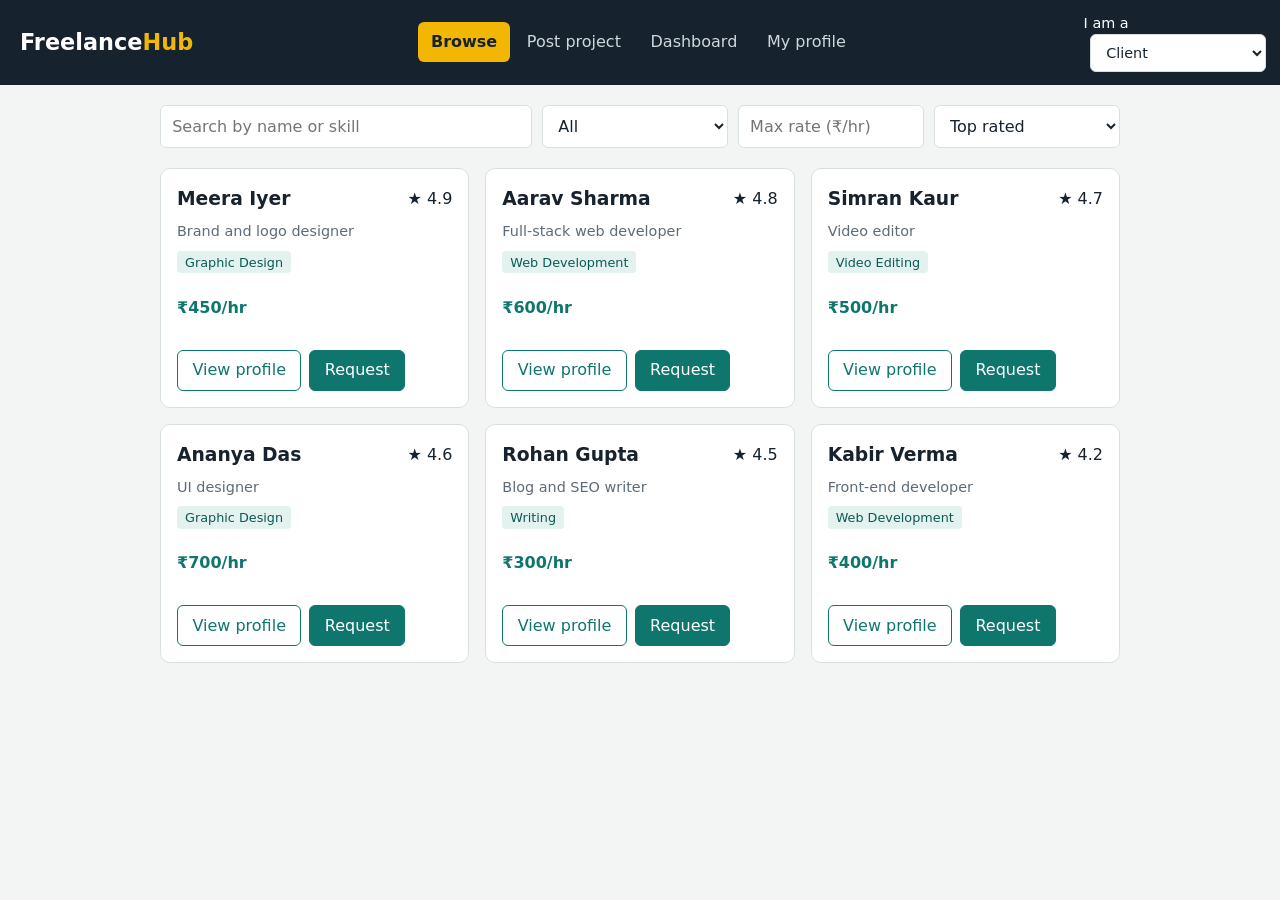
<file: index.html>
<!DOCTYPE html>
<html lang="en">
<head>
<meta charset="UTF-8">
<meta name="viewport" content="width=device-width, initial-scale=1">
<title>Browse freelancers - FreelanceHub</title>
<link rel="stylesheet" href="style.css">
</head>
<body>
<header>
  <h1>Freelance<span>Hub</span></h1>
  <nav>
    <a href="index.html" class="active">Browse</a>
    <a href="post-project.html">Post project</a>
    <a href="dashboard.html">Dashboard</a>
    <a href="profile.html">My profile</a>
  </nav>
  <label class="role">I am a
    <select id="role">
      <option value="client">Client</option>
      <option value="freelancer">Freelancer</option>
    </select>
  </label>
</header>

<main>
<section id="browse">
    <div class="filters">
      <input id="search" type="search" placeholder="Search by name or skill">
      <select id="cat"></select>
      <input id="maxp" type="number" min="0" placeholder="Max rate (₹/hr)">
      <select id="sort">
        <option value="rating">Top rated</option>
        <option value="low">Rate: low to high</option>
        <option value="high">Rate: high to low</option>
      </select>
    </div>
    <div id="detail" class="card" style="display:none"></div>
    <div id="list" class="grid"></div>
  </section>
</main>
<script src="script.js"></script>
</body>
</html>
</file>
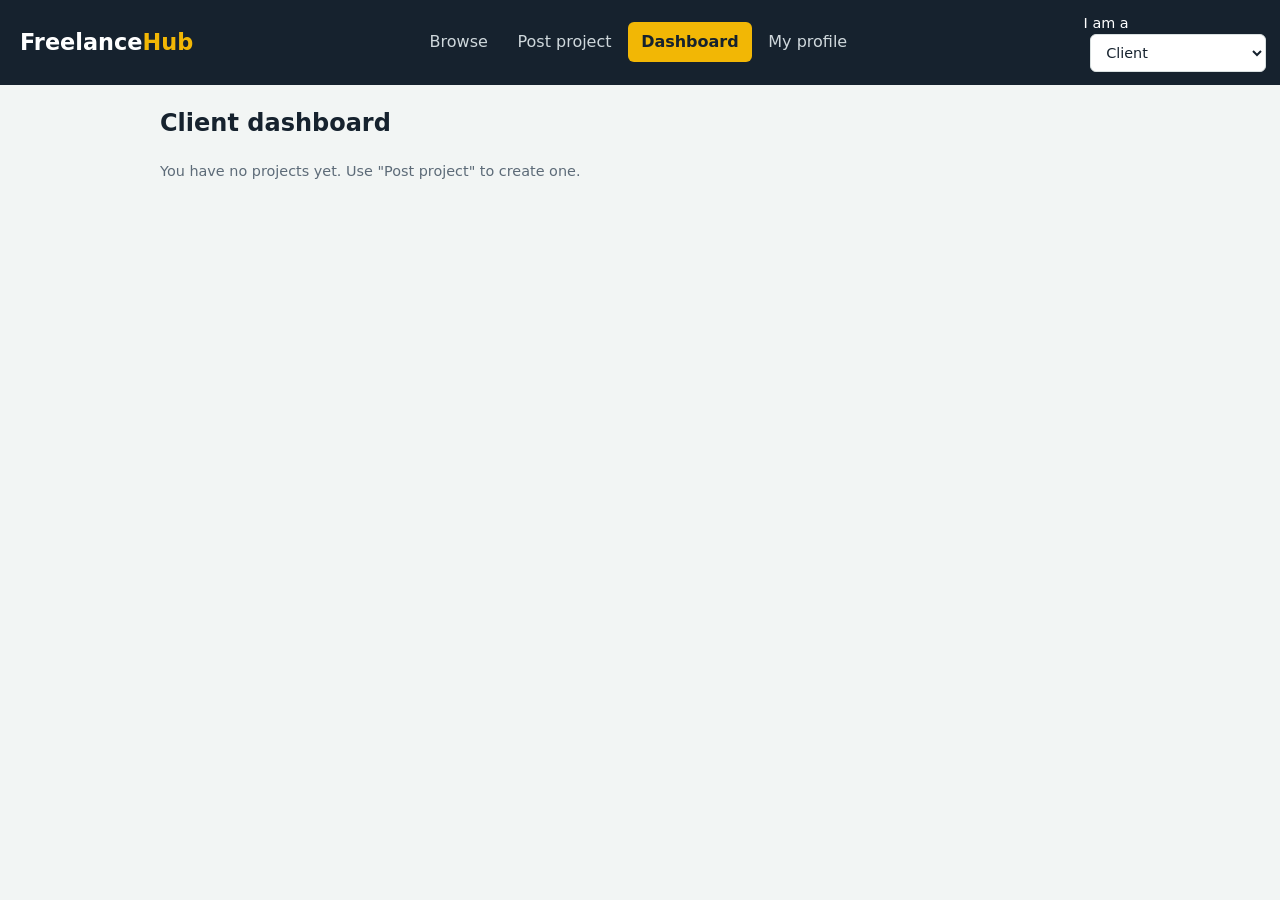
<file: dashboard.html>
<!DOCTYPE html>
<html lang="en">
<head>
<meta charset="UTF-8">
<meta name="viewport" content="width=device-width, initial-scale=1">
<title>Dashboard - FreelanceHub</title>
<link rel="stylesheet" href="style.css">
</head>
<body>
<header>
  <h1>Freelance<span>Hub</span></h1>
  <nav>
    <a href="index.html">Browse</a>
    <a href="post-project.html">Post project</a>
    <a href="dashboard.html" class="active">Dashboard</a>
    <a href="profile.html">My profile</a>
  </nav>
  <label class="role">I am a
    <select id="role">
      <option value="client">Client</option>
      <option value="freelancer">Freelancer</option>
    </select>
  </label>
</header>

<main>
<section id="dash"><div id="dashBody"></div></section>
</main>

<script src="script.js"></script>
</body>
</html>
</file>
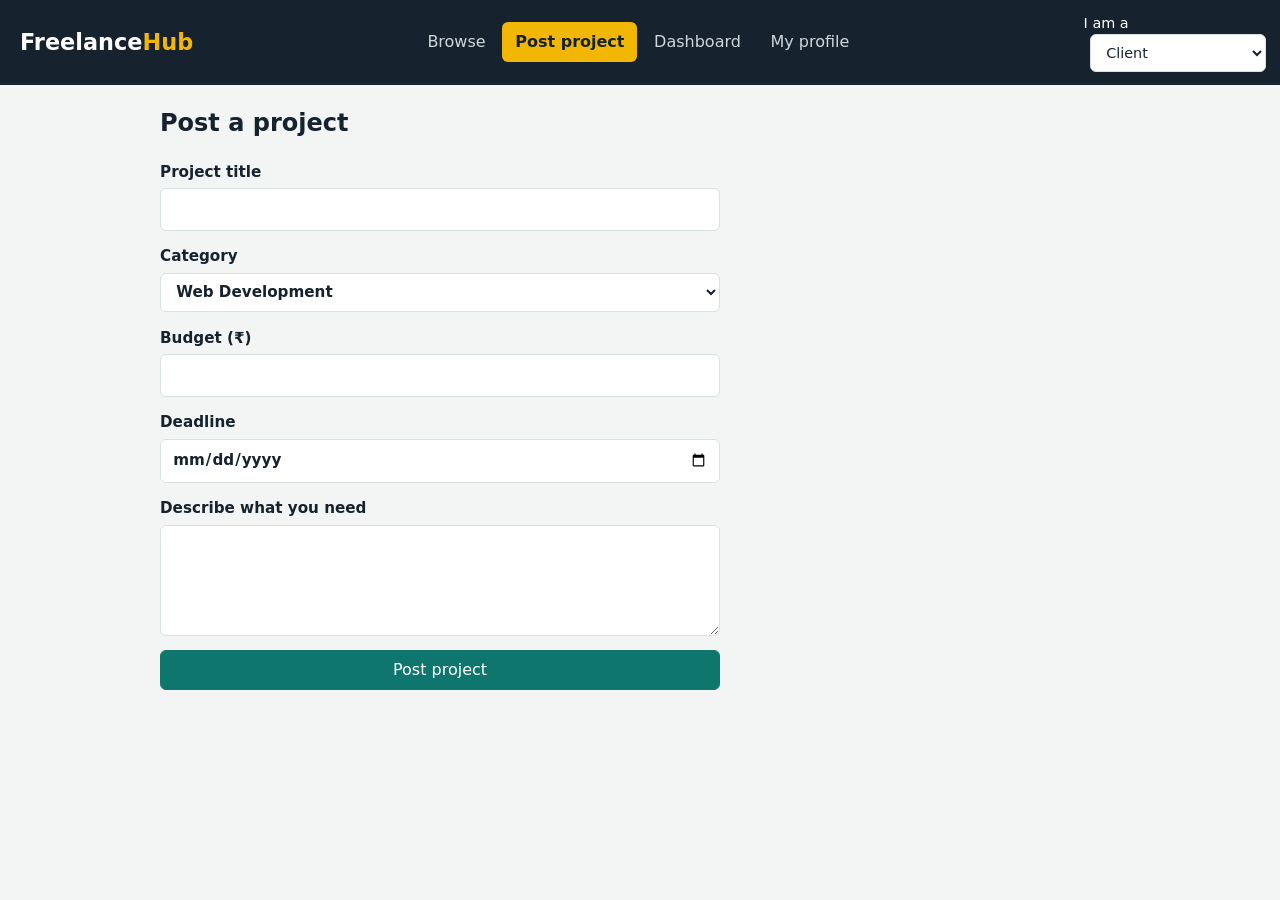
<file: post-project.html>
<!DOCTYPE html>
<html lang="en">
<head>
<meta charset="UTF-8">
<meta name="viewport" content="width=device-width, initial-scale=1">
<title>Post a project - FreelanceHub</title>
<link rel="stylesheet" href="style.css">
</head>
<body>
<header>
  <h1>Freelance<span>Hub</span></h1>
  <nav>
    <a href="index.html">Browse</a>
    <a href="post-project.html" class="active">Post project</a>
    <a href="dashboard.html">Dashboard</a>
    <a href="profile.html">My profile</a>
  </nav>
  <label class="role">I am a
    <select id="role">
      <option value="client">Client</option>
      <option value="freelancer">Freelancer</option>
    </select>
  </label>
</header>

<main>
<section id="post">
    <h2>Post a project</h2>
    <form id="postForm" class="form">
      <p id="targetNote" class="note" hidden></p>
      <label>Project title <input id="ptitle" required minlength="5" maxlength="80"></label>
      <label>Category <select id="pcat"></select></label>
      <label>Budget (₹) <input id="pbudget" type="number" min="100" required></label>
      <label>Deadline <input id="pdeadline" type="date" required></label>
      <label>Describe what you need <textarea id="pdesc" rows="4" required minlength="20"></textarea></label>
      <button class="primary">Post project</button>
    </form>
  </section>
</main>

<script src="script.js"></script>
</body>
</html>
</file>
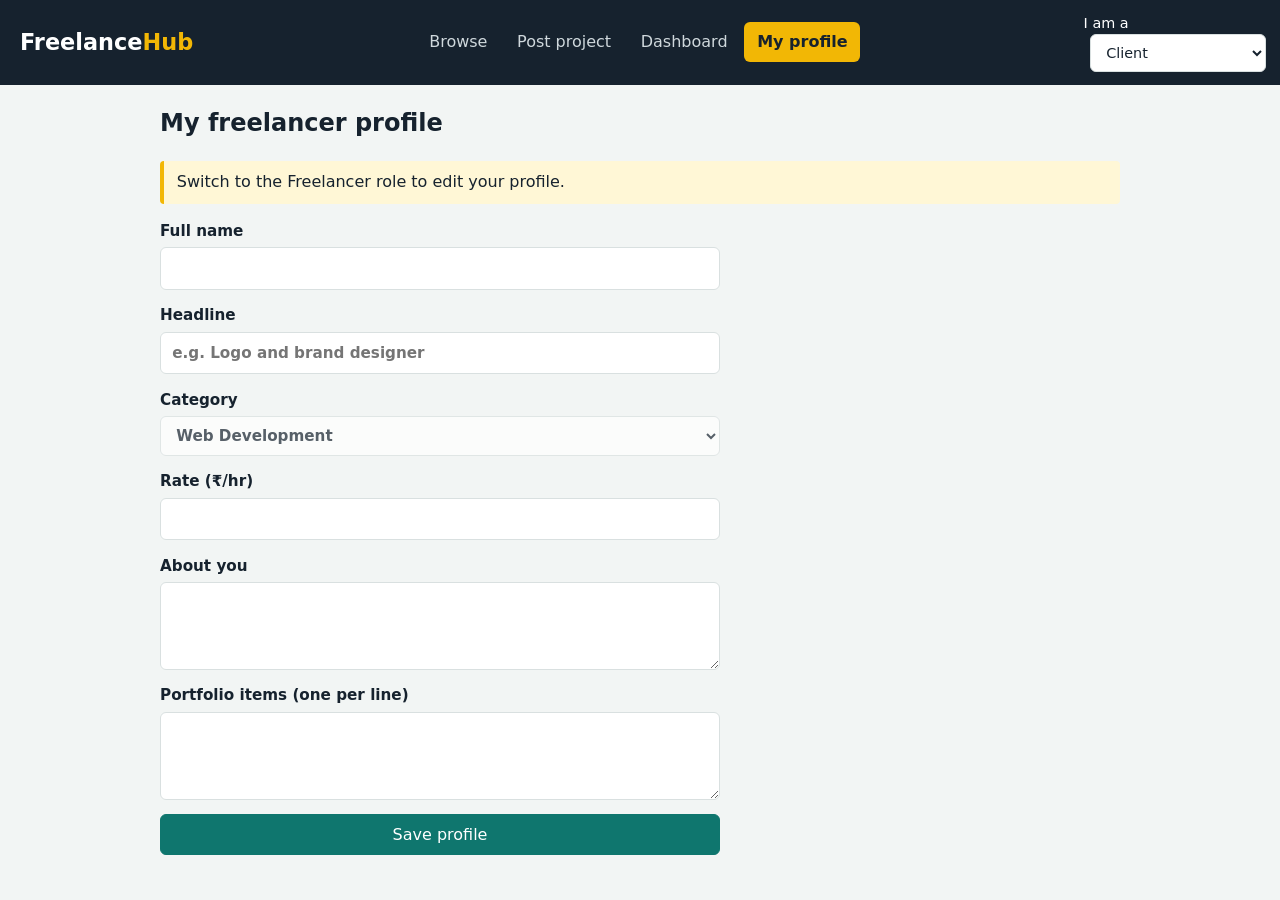
<file: profile.html>
<!DOCTYPE html>
<html lang="en">
<head>
<meta charset="UTF-8">
<meta name="viewport" content="width=device-width, initial-scale=1">
<title>My profile - FreelanceHub</title>
<link rel="stylesheet" href="style.css">
</head>
<body>
<header>
  <h1>Freelance<span>Hub</span></h1>
  <nav>
    <a href="index.html">Browse</a>
    <a href="post-project.html">Post project</a>
    <a href="dashboard.html">Dashboard</a>
    <a href="profile.html" class="active">My profile</a>
  </nav>
  <label class="role">I am a
    <select id="role">
      <option value="client">Client</option>
      <option value="freelancer">Freelancer</option>
    </select>
  </label>
</header>

<main>
<section id="profile">
    <h2>My freelancer profile</h2>
    <p id="profileNote" class="note" hidden>Switch to the Freelancer role to edit your profile.</p>
    <form id="profileForm" class="form">
      <label>Full name <input id="fname" required minlength="3"></label>
      <label>Headline <input id="ftitle" required placeholder="e.g. Logo and brand designer"></label>
      <label>Category <select id="fcat"></select></label>
      <label>Rate (₹/hr) <input id="frate" type="number" min="50" required></label>
      <label>About you <textarea id="fbio" rows="3" required></textarea></label>
      <label>Portfolio items (one per line) <textarea id="fport" rows="3" required></textarea></label>
      <button class="primary">Save profile</button>
    </form>
  </section>
</main>

<script src="script.js"></script>
</body>
</html>
</file>
<file: style.css>
:root{
  --ink:#16222e; --muted:#5d6b78; --bg:#f2f5f4; --card:#fff;
  --brand:#0f766e; --brand-dark:#0b5a54; --accent:#f2b705; --line:#d9e0e0;
}

*{box-sizing:border-box}

body{margin:0;font-family:"Segoe UI",system-ui,sans-serif;background:var(--bg);color:var(--ink);line-height:1.5}

header{display:flex;flex-wrap:wrap;gap:.75rem 1.5rem;align-items:center;justify-content:space-between;
  padding:.8rem 1.25rem;background:var(--ink);color:#fff;position:sticky;top:0;z-index:5}

h1{margin:0;font-size:1.4rem}

h1 span{color:var(--accent)}

nav{display:flex;gap:.25rem;flex-wrap:wrap}

nav a{text-decoration:none;color:#cfd8dc;padding:.5rem .8rem;border-radius:6px}

nav a:hover{background:#25364a;color:#fff}

nav a.active{background:var(--accent);color:var(--ink);font-weight:600}

.role{font-size:.9rem}

.role select{margin-left:.4rem}

main{max-width:1000px;margin:0 auto;padding:1.25rem}

h2{margin-top:0}

input,select,textarea{font:inherit;padding:.55rem .7rem;border:1px solid var(--line);border-radius:6px;background:#fff;color:var(--ink);width:100%}

:focus-visible{outline:3px solid var(--accent);outline-offset:1px}

.filters{display:grid;grid-template-columns:2fr 1fr 1fr 1fr;gap:.6rem;margin-bottom:1.25rem}

.grid{display:grid;grid-template-columns:repeat(auto-fill,minmax(270px,1fr));gap:1rem}

.card{background:var(--card);border:1px solid var(--line);border-radius:10px;padding:1rem;margin-bottom:1rem}

.grid .card{margin:0;display:flex;flex-direction:column;gap:.4rem}

.card h3{margin:0}

.row{display:flex;justify-content:space-between;align-items:center;gap:.5rem;flex-wrap:wrap}

.muted{color:var(--muted);font-size:.9rem;margin:.1rem 0}

.rate{font-weight:700;color:var(--brand)}

.actions{display:flex;gap:.5rem;margin-top:auto;padding-top:.5rem}

button{font:inherit;cursor:pointer;border-radius:6px;padding:.45rem .9rem;border:1px solid var(--brand);background:#fff;color:var(--brand)}

button:hover{background:#e3f1ef}

button.primary{background:var(--brand);color:#fff}

button.primary:hover{background:var(--brand-dark)}

.form{display:grid;gap:.9rem;max-width:560px}

.form label{display:grid;gap:.3rem;font-weight:600;font-size:.95rem}

.note{background:#fff7d6;border-left:4px solid var(--accent);padding:.6rem .8rem;border-radius:4px}

.badge{font-size:.78rem;font-weight:600;padding:.15rem .6rem;border-radius:99px;background:#e6ebee}

.badge.open,.badge.pending{background:#fff1bf}

.badge.in-progress{background:#cfe8ff}

.badge.completed,.badge.accepted{background:#cdeedd}

.badge.rejected{background:#f8d4d4}

.prop{border-top:1px dashed var(--line);padding:.6rem 0}

.tag{background:#e3f1ef;color:var(--brand-dark);padding:.1rem .5rem;border-radius:4px;font-size:.8rem;width:fit-content}

.inline{display:grid;grid-template-columns:1fr 2fr auto;gap:.5rem;margin-top:.5rem}

@media(max-width:700px){
  .filters{grid-template-columns:1fr 1fr}
  .filters input[type=search]{grid-column:1/-1}
  .inline{grid-template-columns:1fr}
}
</file>
